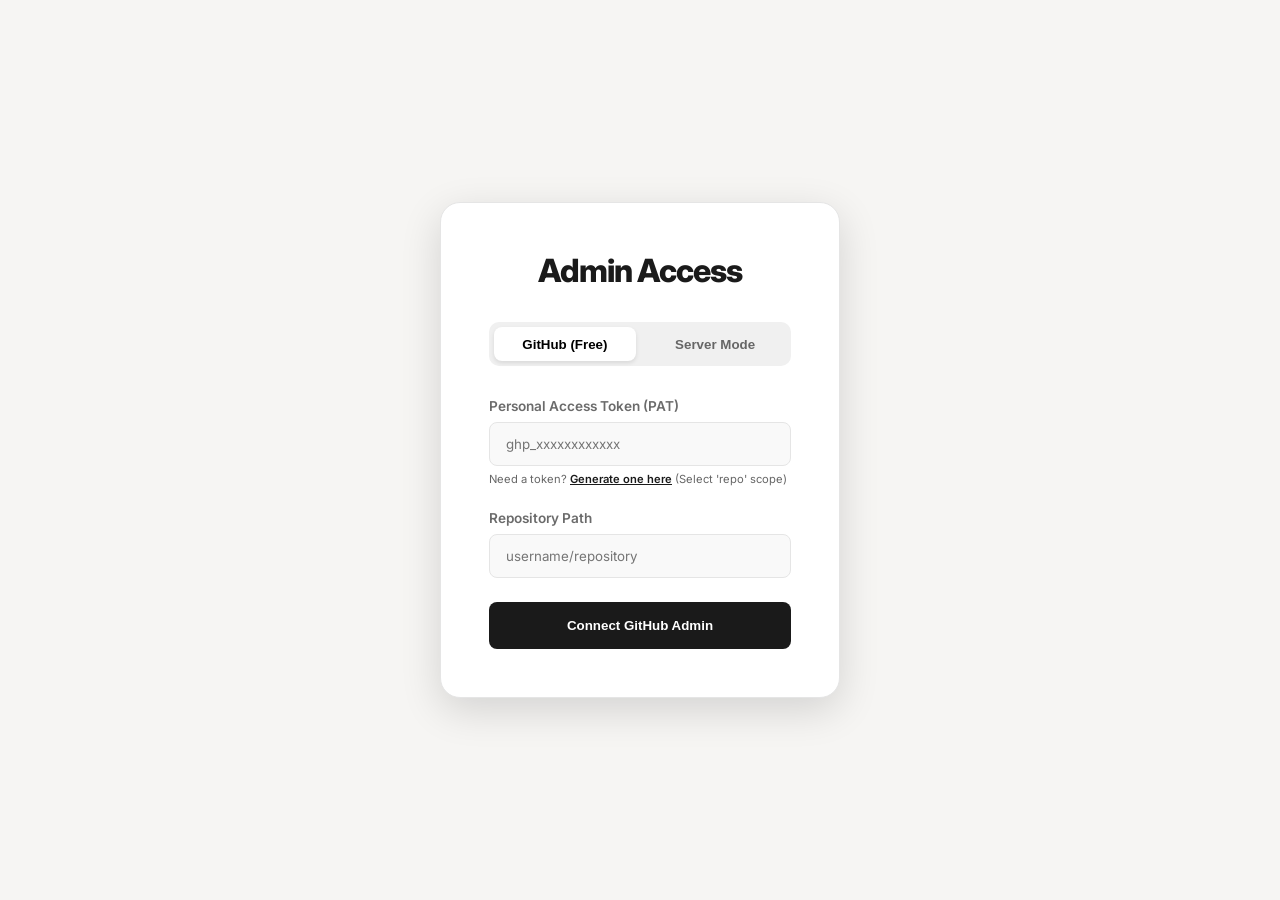
<file: adminkota.html>
<!DOCTYPE html>
<html lang="en">
<head>
    <meta charset="UTF-8">
    <meta name="viewport" content="width=device-width, initial-scale=1.0">
    <title>Kota Doria | Admin Panel</title>
    <link href="https://fonts.googleapis.com/css2?family=Inter:wght@400;600;800&display=swap" rel="stylesheet">
    <link rel="stylesheet" href="styles.css">
</head>
<body>
    <div class="blob-bg"></div>
    <div class="blob-bg blob-2"></div>
    
    <nav class="glass-nav">
        <div class="nav-container">
            <h1 class="logo">Kota Doria <span style="font-size: 1rem; color: var(--text-secondary); font-weight: 400;">Admin</span></h1>
            <ul class="nav-links">
                <li><a href="index.html">View Catalog</a></li>
                <li><a href="#" id="logout-btn">Logout</a></li>
            </ul>
        </div>
    </nav>

    <main class="catalog-section" style="padding-top: 4rem;">

        <!-- Upload Product Form -->
        <div style="max-width: 600px; margin: 0 auto 3rem; background: var(--glass-bg); padding: 2.5rem; border-radius: 20px; border: 1px solid var(--glass-border); backdrop-filter: blur(16px);">
            <h2 style="margin-bottom: 2rem; font-size: 2rem;">Add New Product</h2>
            
            <form id="upload-form" style="display: flex; flex-direction: column; gap: 1.5rem;">
                <div id="status-message" style="display: none; padding: 1rem; border-radius: 8px; font-weight: 500;"></div>

                <div style="display: flex; flex-direction: column; gap: 0.5rem;">
                    <label for="title" style="color: var(--text-secondary); font-size: 0.9rem;">Product Title</label>
                    <input type="text" id="title" name="title" required style="background: rgba(0,0,0,0.2); border: 1px solid var(--glass-border); padding: 0.8rem 1rem; border-radius: 8px; color: white; font-family: inherit;">
                </div>

                <div style="display: flex; gap: 1rem;">
                    <div style="display: flex; flex-direction: column; gap: 0.5rem; flex: 1;">
                        <label for="price" style="color: var(--text-secondary); font-size: 0.9rem;">Price (₹ per piece)</label>
                        <input type="number" id="price" name="price" required min="0" step="0.01" style="background: rgba(0,0,0,0.2); border: 1px solid var(--glass-border); padding: 0.8rem 1rem; border-radius: 8px; color: white; font-family: inherit;">
                    </div>
                    
                    <div style="display: flex; flex-direction: column; gap: 0.5rem; flex: 1;">
                        <label for="category" style="color: var(--text-secondary); font-size: 0.9rem;">Category</label>
                        <div style="display: flex; gap: 0.5rem;">
                            <select id="category" name="category" required style="background: rgba(0,0,0,0.2); border: 1px solid var(--glass-border); padding: 0.8rem 1rem; border-radius: 8px; color: white; font-family: inherit; flex-grow: 1;">
                                <!-- Dynamic categories -->
                            </select>
                            <button type="button" id="add-cat-ui-btn" style="
                                background: rgba(0,0,0,0.2); border: 1px solid var(--glass-border);
                                border-radius: 8px; cursor: pointer; padding: 0 0.75rem;
                                font-size: 1.2rem; color: white; font-family: inherit;">
                                +
                            </button>
                        </div>
                    </div>
                </div>

                <!-- Hidden Add Category Panel -->
                <div id="new-cat-panel" style="display: none; margin-bottom: 0.5rem; padding: 1rem; background: rgba(0,0,0,0.1); border: 1px solid var(--glass-border); border-radius: 8px;">
                    <label style="font-size: 0.8rem; margin-bottom: 0.5rem; display: block; color: var(--text-secondary);">New Category Name</label>
                    <div style="display: flex; gap: 0.5rem;">
                        <input type="text" id="new-cat-name" placeholder="Handloom" style="background: rgba(0,0,0,0.2); border: 1px solid var(--glass-border); padding: 0.8rem 1rem; border-radius: 8px; color: white; font-family: inherit; flex-grow: 1;">
                        <button type="button" id="submit-new-cat" style="background: var(--accent); color: white; border: none; padding: 0 1rem; border-radius: 8px; font-family: inherit; font-size: 1rem; font-weight: 600; cursor: pointer; transition: background 0.3s;" onmouseover="this.style.background='var(--accent-hover)'" onmouseout="this.style.background='var(--accent)'">Add</button>
                    </div>
                </div>

                <div style="display: flex; flex-direction: column; gap: 0.5rem;">
                    <label for="description" style="color: var(--text-secondary); font-size: 0.9rem;">Description</label>
                    <textarea id="description" name="description" rows="4" required style="background: rgba(0,0,0,0.2); border: 1px solid var(--glass-border); padding: 0.8rem 1rem; border-radius: 8px; color: white; font-family: inherit; resize: vertical;"></textarea>
                </div>

                <div style="display: flex; flex-direction: column; gap: 0.5rem;">
                    <label for="images" style="color: var(--text-secondary); font-size: 0.9rem;">Product Images (select multiple)</label>
                    <input type="file" id="images" name="images" accept="image/*" multiple required style="background: rgba(0,0,0,0.2); border: 1px solid var(--glass-border); padding: 0.8rem 1rem; border-radius: 8px; color: white; font-family: inherit;">
                </div>

                <button type="submit" style="background: var(--accent); color: white; border: none; padding: 1rem; border-radius: 8px; font-family: inherit; font-size: 1rem; font-weight: 600; cursor: pointer; margin-top: 1rem; transition: background 0.3s;" onmouseover="this.style.background='var(--accent-hover)'" onmouseout="this.style.background='var(--accent)'">
                    Upload to Catalog
                </button>
            </form>
        </div>

        <!-- Manage Products (Delete) -->
        <div style="max-width: 900px; margin: 0 auto; background: var(--glass-bg); padding: 2.5rem; border-radius: 20px; border: 1px solid var(--glass-border); backdrop-filter: blur(16px);">
            <h2 style="margin-bottom: 2rem; font-size: 1.8rem;">Manage Products</h2>
            <div id="admin-product-grid" class="product-grid" style="grid-template-columns: repeat(auto-fill, minmax(220px, 1fr));">
                <p id="admin-loading" style="color: var(--text-secondary); grid-column: 1/-1;">Loading products...</p>
            </div>
        </div>

    </main>

    <script src="admin.js"></script>
</body>
</html>
</file>
<file: styles.css>
/* ─── Google Fonts ─── */
@import url('https://fonts.googleapis.com/css2?family=Inter:wght@300;400;500;600;700;800&display=swap');

:root {
    --bg: #f6f5f3;
    --surface: #ffffff;
    --border: #e5e5e5;
    --border-dark: #d1d1d1;
    --text-primary: #1a1a1a;
    --text-secondary: #6b6b6b;
    --text-muted: #9a9a9a;
    --accent: #2a2a2a;
    --accent-hover: #111111;
    --badge-bg: #f0ede8;
    --badge-text: #5a4a36;
    --price-color: #1a1a1a;
    --cta-bg: #1a1a1a;
    --cta-text: #ffffff;
    --cta-hover: #333;
    --shadow-sm: 0 1px 3px rgba(0,0,0,0.08);
    --shadow-md: 0 4px 16px rgba(0,0,0,0.10);
    --shadow-lg: 0 12px 40px rgba(0,0,0,0.14);
    --radius-sm: 8px;
    --radius-md: 14px;
    --radius-lg: 20px;
}

* {
    margin: 0;
    padding: 0;
    box-sizing: border-box;
}

body {
    font-family: 'Inter', 'Outfit', sans-serif;
    background-color: var(--bg);
    color: var(--text-primary);
    min-height: 100vh;
    overflow-x: hidden;
}

/* ─── Navigation ─── */
.glass-nav {
    position: sticky;
    top: 0;
    z-index: 100;
    background: rgba(255, 255, 255, 0.92);
    backdrop-filter: blur(20px);
    -webkit-backdrop-filter: blur(20px);
    border-bottom: 1px solid var(--border);
    padding: 0;
}

.nav-container {
    max-width: 1280px;
    margin: 0 auto;
    padding: 0 2rem;
    display: flex;
    justify-content: space-between;
    align-items: center;
    height: 64px;
}

.logo {
    font-size: 1.25rem;
    font-weight: 800;
    letter-spacing: -0.5px;
    color: var(--text-primary);
    background: none;
    -webkit-background-clip: unset;
    background-clip: unset;
    -webkit-text-fill-color: unset;
}

.nav-links {
    list-style: none;
    display: flex;
    gap: 2.5rem;
    align-items: center;
}

.nav-links a {
    color: var(--text-secondary);
    text-decoration: none;
    font-size: 0.9rem;
    font-weight: 500;
    transition: color 0.2s;
    letter-spacing: 0.01em;
}

.nav-links a:hover,
.nav-links a.active {
    color: var(--text-primary);
}

/* ─── Hero / Banner ─── */
.hero {
    background: #1a1a1a;
    background: linear-gradient(135deg, #1a1a1a 0%, #3a2a1a 100%);
    padding: 6rem 2rem 5rem;
    text-align: center;
    min-height: 400px;
    display: flex;
    align-items: center;
    justify-content: center;
}

.hero-content {
    max-width: 680px;
    margin: 0 auto;
}

.hero-title {
    font-size: 3rem;
    font-weight: 800;
    line-height: 1.15;
    margin-bottom: 1rem;
    color: #fff;
    letter-spacing: -1px;
}

.hero-title span {
    color: #d4a96a;
    display: block;
}

.hero-subtitle {
    font-size: 1rem;
    color: rgba(255,255,255,0.65);
    line-height: 1.7;
    margin-bottom: 2rem;
}

.contact-strip {
    display: flex;
    gap: 1rem;
    justify-content: center;
    flex-wrap: wrap;
    margin-top: 2rem;
}

.contact-btn {
    display: inline-flex;
    align-items: center;
    gap: 0.5rem;
    background: rgba(255,255,255,0.1);
    border: 1px solid rgba(255,255,255,0.2);
    color: #fff;
    padding: 0.65rem 1.5rem;
    border-radius: 30px;
    font-family: inherit;
    font-size: 0.9rem;
    font-weight: 600;
    text-decoration: none;
    transition: all 0.25s ease;
    backdrop-filter: blur(8px);
}

.contact-btn:hover {
    background: rgba(255,255,255,0.2);
    transform: translateY(-2px);
}

/* ─── Catalog Section ─── */
.catalog-section {
    max-width: 1280px;
    margin: 0 auto;
    padding: 3rem 2rem 6rem;
}

/* ─── MOQ Badge ─── */
.moq-badge {
    display: inline-flex;
    flex-direction: column;
    align-items: center;
    background: #d4a96a;
    color: #1a1a1a;
    padding: 0.75rem 2rem;
    border-radius: var(--radius-md);
    margin-top: 1.5rem;
    box-shadow: 0 4px 20px rgba(212, 169, 106, 0.3);
    border: 1px solid rgba(255,255,255,0.2);
}

.moq-label {
    font-size: 0.65rem;
    font-weight: 700;
    text-transform: uppercase;
    letter-spacing: 1.5px;
    opacity: 0.8;
}

.moq-value {
    font-size: 1.5rem;
    font-weight: 800;
    color: #1a1a1a;
    display: block;
    margin-top: 0.2rem;
}

/* ─── Footer MOQ Logic ─── */
.footer-moq {
    margin-bottom: 1rem;
    display: inline-block;
    background: #d4a96a;
    color: #1a1a1a;
    padding: 0.4rem 1rem;
    border-radius: 8px;
    font-weight: 800;
    font-size: 0.9rem;
    text-transform: uppercase;
    letter-spacing: 0.5px;
}

/* ─── Filters (Dropdown for modern look) ─── */
.filters {
    margin-bottom: 2.5rem;
    border-bottom: 1px solid var(--border);
    padding-bottom: 2rem;
    display: flex;
    justify-content: center;
}

.category-dropdown {
    width: 100%;
    max-width: 400px;
    padding: 0.8rem 1.2rem;
    font-family: inherit;
    font-size: 1rem;
    font-weight: 500;
    color: var(--text-primary);
    background: var(--surface);
    border: 2px solid var(--border);
    border-radius: var(--radius-md);
    cursor: pointer;
    transition: all 0.2s ease;
    appearance: none;
    background-image: url("data:image/svg+xml,%3Csvg xmlns='http://www.w3.org/2000/svg' width='24' height='24' viewBox='0 0 24 24' fill='none' stroke='%23666' stroke-width='2' stroke-linecap='round' stroke-linejoin='round'%3E%3Cpolyline points='6 9 12 15 18 9'%3E%3C/polyline%3E%3C/svg%3E");
    background-repeat: no-repeat;
    background-position: right 1rem center;
    background-size: 1rem;
}

.category-dropdown:hover, .category-dropdown:focus {
    border-color: var(--accent);
    outline: none;
    box-shadow: var(--shadow-sm);
}

/* ─── Product Grid ─── */
.product-grid {
    display: grid;
    grid-template-columns: repeat(auto-fill, minmax(300px, 1fr));
    gap: 2rem;
}

/* ─── Product Card — Shopify Style ─── */
.product-card {
    background: var(--surface);
    border-radius: var(--radius-lg);
    overflow: hidden;
    box-shadow: var(--shadow-sm);
    border: 1px solid var(--border);
    transition: box-shadow 0.3s ease, transform 0.3s ease;
    display: flex;
    flex-direction: column;
}

.product-card:hover {
    box-shadow: var(--shadow-lg);
    transform: translateY(-4px);
}

/* ─── Main Image Area ─── */
.card-img-wrapper {
    width: 100%;
    /* Remove fixed height to allow original proportions */
    height: auto;
    min-height: 200px;
    overflow: hidden;
    position: relative;
    background: #f3f0eb;
    cursor: zoom-in;
}

.card-img-wrapper:hover .main-img {
    transform: scale(1.02);
}

.main-img {
    width: 100%;
    height: auto;
    display: block;
    transition: transform 0.5s ease;
    /* Ensure image fills the width while maintaining ratio */
}

/* ─── Thumbnail Strip ─── */
.thumbnail-strip {
    display: flex;
    gap: 8px;
    padding: 10px 14px;
    background: var(--surface);
    border-bottom: 1px solid var(--border);
    overflow-x: auto;
    scrollbar-width: none;
    -ms-overflow-style: none;
}

.thumbnail-strip::-webkit-scrollbar {
    display: none;
}

.thumb-img {
    width: 56px;
    height: 56px;
    object-fit: cover;
    border-radius: var(--radius-sm);
    cursor: pointer;
    border: 2px solid transparent;
    flex-shrink: 0;
    transition: border-color 0.2s, opacity 0.2s;
    opacity: 0.65;
}

.thumb-img:hover {
    opacity: 1;
}

.thumb-img.active {
    border-color: var(--accent);
    opacity: 1;
}

/* ─── Category Badge (top-left) ─── */
.card-category-badge {
    position: absolute;
    top: 12px;
    left: 12px;
    background: rgba(255,255,255,0.9);
    backdrop-filter: blur(6px);
    color: var(--badge-text);
    padding: 0.3rem 0.75rem;
    border-radius: 20px;
    font-size: 0.7rem;
    font-weight: 600;
    text-transform: uppercase;
    letter-spacing: 1.2px;
    border: 1px solid var(--border);
    box-shadow: var(--shadow-sm);
}

/* ─── Image Count Badge (bottom-right) ─── */
.img-count-badge {
    position: absolute;
    bottom: 12px;
    right: 12px;
    background: rgba(0,0,0,0.55);
    color: #fff;
    padding: 0.25rem 0.6rem;
    border-radius: 20px;
    font-size: 0.72rem;
    font-weight: 500;
    pointer-events: none;
    letter-spacing: 0.04em;
}

/* ─── Card Content ─── */
.card-content {
    padding: 1.25rem 1.25rem 1.5rem;
    display: flex;
    flex-direction: column;
    flex-grow: 1;
}

.card-category-label {
    font-size: 0.72rem;
    font-weight: 600;
    letter-spacing: 1.2px;
    text-transform: uppercase;
    color: var(--text-muted);
    margin-bottom: 0.4rem;
}

.card-title {
    font-size: 1.05rem;
    font-weight: 700;
    line-height: 1.35;
    color: var(--text-primary);
    margin-bottom: 0.5rem;
    letter-spacing: -0.2px;
}

.card-desc {
    color: var(--text-secondary);
    font-size: 0.85rem;
    line-height: 1.6;
    margin-bottom: 1rem;
    flex-grow: 1;
}

/* ─── Price + Actions Row ─── */
.card-footer {
    display: flex;
    align-items: center;
    justify-content: space-between;
    gap: 0.75rem;
    margin-top: auto;
    padding-top: 0.75rem;
    border-top: 1px solid var(--border);
}

.card-price {
    font-size: 1.3rem;
    font-weight: 800;
    color: var(--price-color);
    letter-spacing: -0.5px;
}

.card-price sup {
    font-size: 0.85rem;
    font-weight: 700;
    vertical-align: super;
    letter-spacing: 0;
}

.save-btn {
    display: inline-flex;
    align-items: center;
    gap: 0.4rem;
    background: var(--cta-bg);
    border: none;
    color: var(--cta-text);
    padding: 0.6rem 1.2rem;
    border-radius: var(--radius-sm);
    font-family: inherit;
    font-size: 0.82rem;
    font-weight: 600;
    cursor: pointer;
    text-decoration: none;
    transition: background 0.2s ease, transform 0.15s ease;
    letter-spacing: 0.02em;
    white-space: nowrap;
}

.save-btn:hover {
    background: var(--cta-hover);
    transform: translateY(-1px);
}

.save-btn svg {
    width: 14px;
    height: 14px;
    fill: currentColor;
    flex-shrink: 0;
}

/* ─── Blob BG (hidden in new design) ─── */
.blob-bg { display: none; }

/* ─── Footer ─── */
.glass-footer {
    text-align: center;
    padding: 2.5rem 2rem;
    border-top: 1px solid var(--border);
    background: var(--surface);
    color: var(--text-secondary);
    font-size: 0.88rem;
}

.footer-contact h3 {
    color: var(--text-primary);
}

.footer-contact a {
    color: var(--accent);
}

/* ─── Lightbox ─── */
.lightbox-overlay {
    display: none;
    position: fixed;
    inset: 0;
    background: rgba(0,0,0,0.88);
    z-index: 9999;
    align-items: center;
    justify-content: center;
    animation: fadeIn 0.2s ease;
    cursor: zoom-out;
}

.lightbox-overlay.open {
    display: flex;
}

.lightbox-img {
    max-width: 90vw;
    max-height: 90vh;
    object-fit: contain;
    border-radius: var(--radius-md);
    box-shadow: 0 20px 60px rgba(0,0,0,0.5);
}

.lightbox-close {
    position: absolute;
    top: 1.5rem;
    right: 1.5rem;
    background: rgba(255,255,255,0.15);
    border: 1px solid rgba(255,255,255,0.2);
    color: white;
    width: 40px;
    height: 40px;
    border-radius: 50%;
    display: flex;
    align-items: center;
    justify-content: center;
    cursor: pointer;
    font-size: 1.2rem;
    transition: background 0.2s;
    z-index: 10000;
}

.lightbox-close:hover {
    background: rgba(255,255,255,0.3);
}

@keyframes fadeIn {
    from { opacity: 0; }
    to { opacity: 1; }
}

/* ─── Responsive ─── */
@media (max-width: 768px) {
    .hero-title {
        font-size: 2.1rem;
    }

    .filters {
        justify-content: center;
    }

    .product-grid {
        grid-template-columns: repeat(auto-fill, minmax(260px, 1fr));
        gap: 1.25rem;
    }

    .card-img-wrapper {
        height: auto;
    }

    .nav-links {
        display: flex;
        gap: 1.2rem;
    }
    
    .nav-links li:not(:last-child):not(:nth-last-child(2)) {
        display: none; /* Hide 'Catalog' and long links on small mobile if needed */
    }

    .nav-links a {
        font-size: 0.8rem;
    }

    .card-footer {
        flex-direction: column;
        align-items: flex-start;
    }

    .save-btn {
        width: 100%;
        justify-content: center;
    }
}

@media (max-width: 480px) {
    .product-grid {
        grid-template-columns: 1fr;
    }

    .card-img-wrapper {
        height: auto;
    }
}

/* ─── Admin panel overrides ─── */
.card-header {
    display: flex;
    justify-content: space-between;
    align-items: flex-start;
    margin-bottom: 0.5rem;
}

/* ─── Entrance Animation ─── */
@keyframes cardIn {
    from { opacity: 0; transform: translateY(24px); }
    to   { opacity: 1; transform: translateY(0); }
}

.card-animate {
    animation: cardIn 0.4s ease both;
}

/* ─── Skeleton Loader ─── */
.skeleton {
    background: linear-gradient(90deg, #ececec 25%, #f5f5f5 50%, #ececec 75%);
    background-size: 200% 100%;
    animation: skeleton-loading 1.5s infinite linear;
}

@keyframes skeleton-loading {
    from { background-position: 200% 0; }
    to { background-position: -200% 0; }
}

.skeleton-card {
    height: 450px;
    border-radius: var(--radius-lg);
    background: var(--surface);
    border: 1px solid var(--border);
    display: flex; flex-direction: column;
}

.skeleton-img { height: 260px; border-radius: var(--radius-lg) var(--radius-lg) 0 0; }
.skeleton-text { height: 1.2rem; margin: 1rem 1.25rem 0.5rem; border-radius: 4px; width: 60%; }
.skeleton-desc { height: 0.8rem; margin: 0 1.25rem; border-radius: 4px; width: 85%; }
.skeleton-price { height: 2rem; margin: auto 1.25rem 1.5rem; border-radius: 8px; width: 40%; }
</file>
